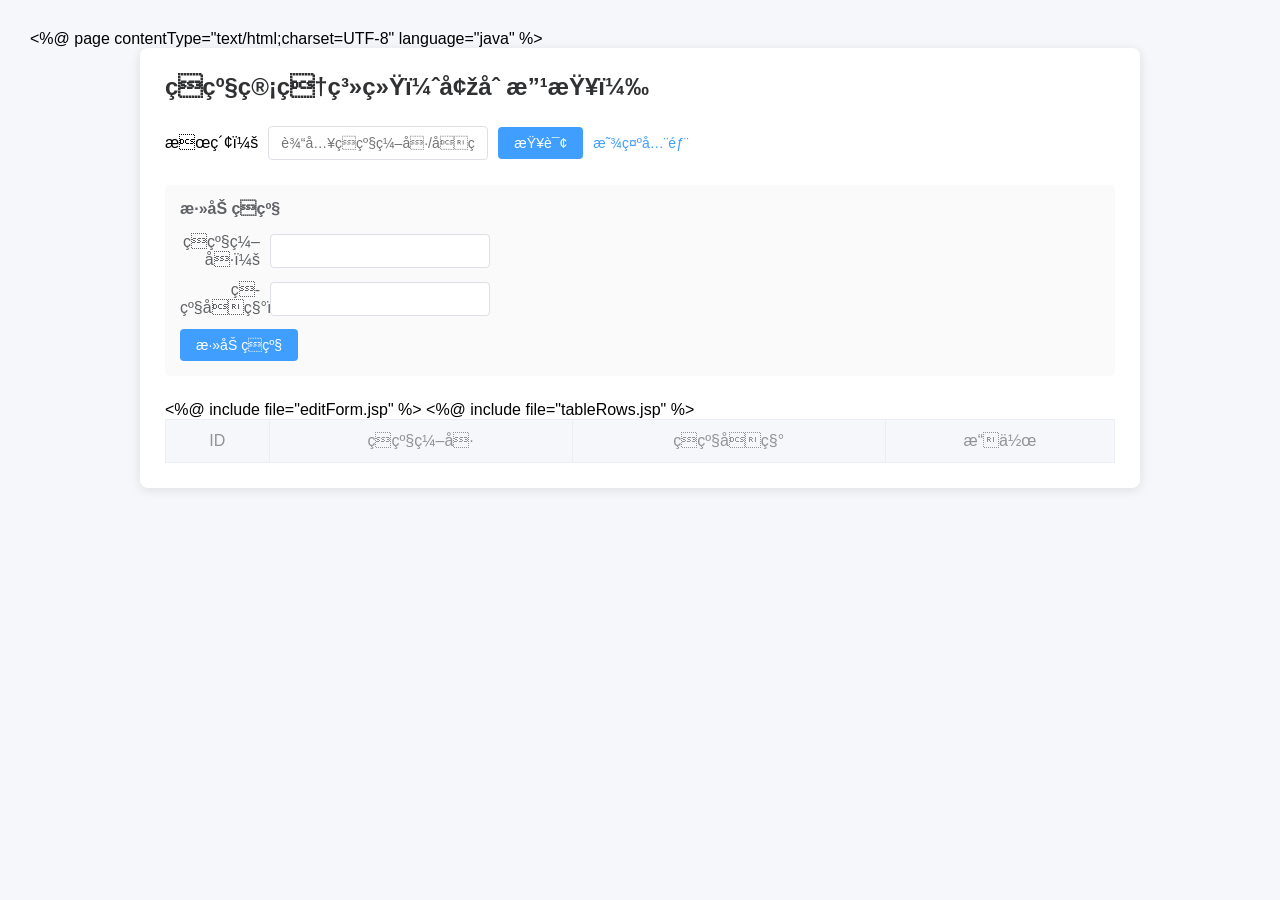
<file: src/main/webapp/WEB-INF/jsp/template.html>
<%@ page contentType="text/html;charset=UTF-8" language="java" %>
<html>
<head>
    <title>班级管理系统</title>
    <style>
        /* 全局美化 */
        * {
            margin: 0;
            padding: 0;
            box-sizing: border-box;
            font-family: "微软雅黑", sans-serif;
        }
        body {
            background-color: #f5f7fa;
            padding: 30px;
        }
        .container {
            max-width: 1000px;
            margin: 0 auto;
            background: #fff;
            padding: 25px;
            border-radius: 8px;
            box-shadow: 0 2px 12px rgba(0,0,0,0.1);
        }
        h1 {
            color: #303133;
            margin-bottom: 25px;
            font-size: 24px;
        }

        /* 搜索栏样式 */
        .search-bar {
            margin-bottom: 25px;
            display: flex;
            align-items: center;
            gap: 10px;
        }
        .search-bar input {
            padding: 8px 12px;
            border: 1px solid #dcdfe6;
            border-radius: 4px;
            font-size: 14px;
            width: 220px;
        }
        .btn {
            padding: 8px 16px;
            border: none;
            border-radius: 4px;
            font-size: 14px;
            cursor: pointer;
        }
        .btn-primary {
            background-color: #409eff;
            color: #fff;
        }
        .btn-primary:hover {
            background-color: #66b1ff;
        }
        .link {
            color: #409eff;
            text-decoration: none;
            font-size: 14px;
        }

        /* 添加表单样式 */
        .add-form {
            margin-bottom: 25px;
            padding: 15px;
            background-color: #fafafa;
            border-radius: 6px;
        }
        .add-form h3 {
            margin-bottom: 15px;
            color: #606266;
            font-size: 16px;
        }
        .form-item {
            margin-bottom: 12px;
            display: flex;
            align-items: center;
            gap: 10px;
        }
        .form-item label {
            width: 80px;
            text-align: right;
            color: #606266;
        }
        .form-item input {
            padding: 8px 12px;
            border: 1px solid #dcdfe6;
            border-radius: 4px;
            font-size: 14px;
            width: 220px;
        }

        /* 修改表单样式 */
        .edit-form {
            margin-bottom: 25px;
            padding: 15px;
            background-color: #ecf5ff;
            border: 1px solid #b3d8ff;
            border-radius: 6px;
        }
        .edit-form h3 {
            margin-bottom: 15px;
            color: #409eff;
            font-size: 16px;
        }

        /* 表格样式 */
        table {
            width: 100%;
            border-collapse: collapse;
            border: 1px solid #ebeef5;
        }
        th, td {
            padding: 12px 15px;
            text-align: center;
            border: 1px solid #ebeef5;
        }
        th {
            background-color: #f5f7fa;
            color: #909399;
            font-weight: 500;
        }
        tr:hover {
            background-color: #fafafa;
        }
        .op-link {
            margin: 0 8px;
            text-decoration: none;
            font-size: 14px;
        }
        .edit-link {
            color: #409eff;
        }
        .del-link {
            color: #f56c6c;
        }
    </style>
</head>
<body>
<div class="container">
    <h1>班级管理系统（增删改查）</h1>

    <!-- 搜索栏 -->
    <div class="search-bar">
        <span>搜索：</span>
        <input name="keyword" placeholder="输入班级编号/名称" form="searchForm">
        <button type="submit" form="searchForm" class="btn btn-primary">查询</button>
        <a href="/" class="link">显示全部</a>
    </div>
    <form id="searchForm" action="/" method="get"></form>

    <!-- 添加班级表单 -->
    <div class="add-form">
        <h3>添加班级</h3>
        <form action="/add" method="post">
            <div class="form-item">
                <label>班级编号：</label>
                <input name="classCode" required>
            </div>
            <div class="form-item">
                <label>班级名称：</label>
                <input name="className" required>
            </div>
            <button type="submit" class="btn btn-primary">添加班级</button>
        </form>
    </div>

    <!-- 动态区域1：修改表单 -->
    <%@ include file="editForm.jsp" %>

    <!-- 表格 -->
    <table>
        <thead>
        <tr>
            <th>ID</th>
            <th>班级编号</th>
            <th>班级名称</th>
            <th>操作</th>
        </tr>
        </thead>
        <tbody>
        <%@ include file="tableRows.jsp" %>
        </tbody>
    </table>
</div>
</body>
</html>
</file>
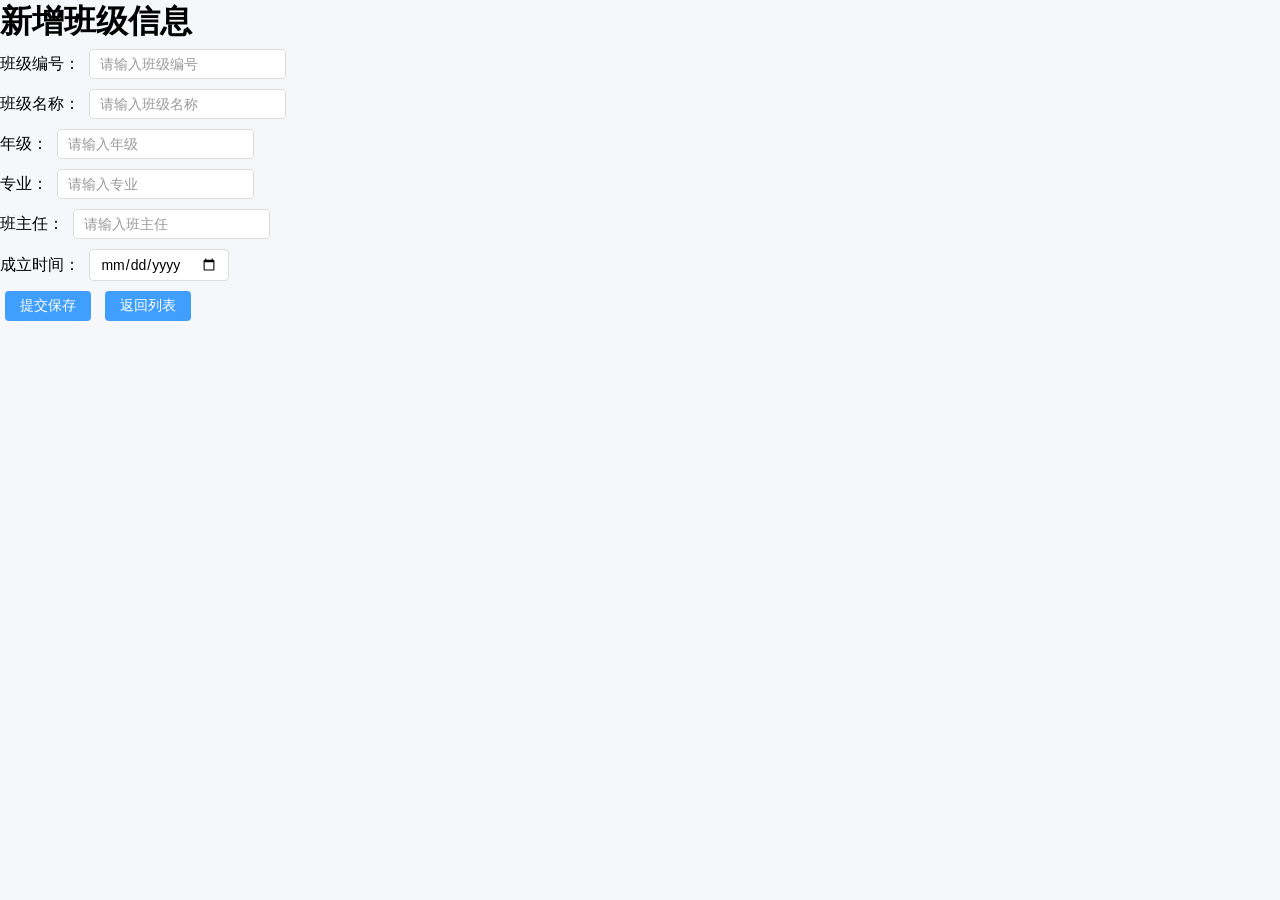
<file: src/main/resources/static/pages/clazz/add.html>
<!DOCTYPE html>
<html lang="zh-CN">
<head>
    <meta charset="UTF-8">
    <title>新增班级</title>
    <link rel="stylesheet" href="../../css/style.css">
</head>
<body>
<div class="add-container">
    <h1 class="add-title">新增班级信息</h1>
    <form id="addForm">
        <div class="add-form-group">
            <label>班级编号：</label>
            <input type="text" id="code" placeholder="请输入班级编号" required>
        </div>
        <div class="add-form-group">
            <label>班级名称：</label>
            <input type="text" id="name" placeholder="请输入班级名称" required>
        </div>
        <div class="add-form-group">
            <label>年级：</label>
            <input type="number" id="grade" placeholder="请输入年级" required>
        </div>
        <div class="add-form-group">
            <label>专业：</label>
            <input type="text" id="major" placeholder="请输入专业" required>
        </div>
        <div class="add-form-group">
            <label>班主任：</label>
            <input type="text" id="teacher" placeholder="请输入班主任" required>
        </div>
        <div class="add-form-group">
            <label>成立时间：</label>
            <input type="date" id="time" required>
        </div>

        <div class="add-btn-group">
            <button type="submit">提交保存</button>
            <button type="button" onclick="history.back()">返回列表</button>
        </div>
    </form>
</div>

<script>
    // 表单提交
    document.getElementById("addForm").addEventListener("submit", function(e){
        e.preventDefault(); // 阻止默认刷新

        let data = {
            classCode: document.getElementById("code").value,
            className: document.getElementById("name").value,
            grade: parseInt(document.getElementById("grade").value),
            major: document.getElementById("major").value,
            headTeacher: document.getElementById("teacher").value,
            establishTime: document.getElementById("time").value
        };

        fetch("/api/add", {
            method: "POST",
            headers: {
                "Content-Type": "application/json"
            },
            body: JSON.stringify(data)
        }).then(res => {
            if (res.ok) {
                alert("新增成功！");
                // 新增完成跳回列表页
                window.location.href = "index.html";
            } else {
                alert("新增失败！");
            }
        }).catch(err => {
            alert("请求异常：" + err);
        });
    });
</script>
</body>
</html>
</file>
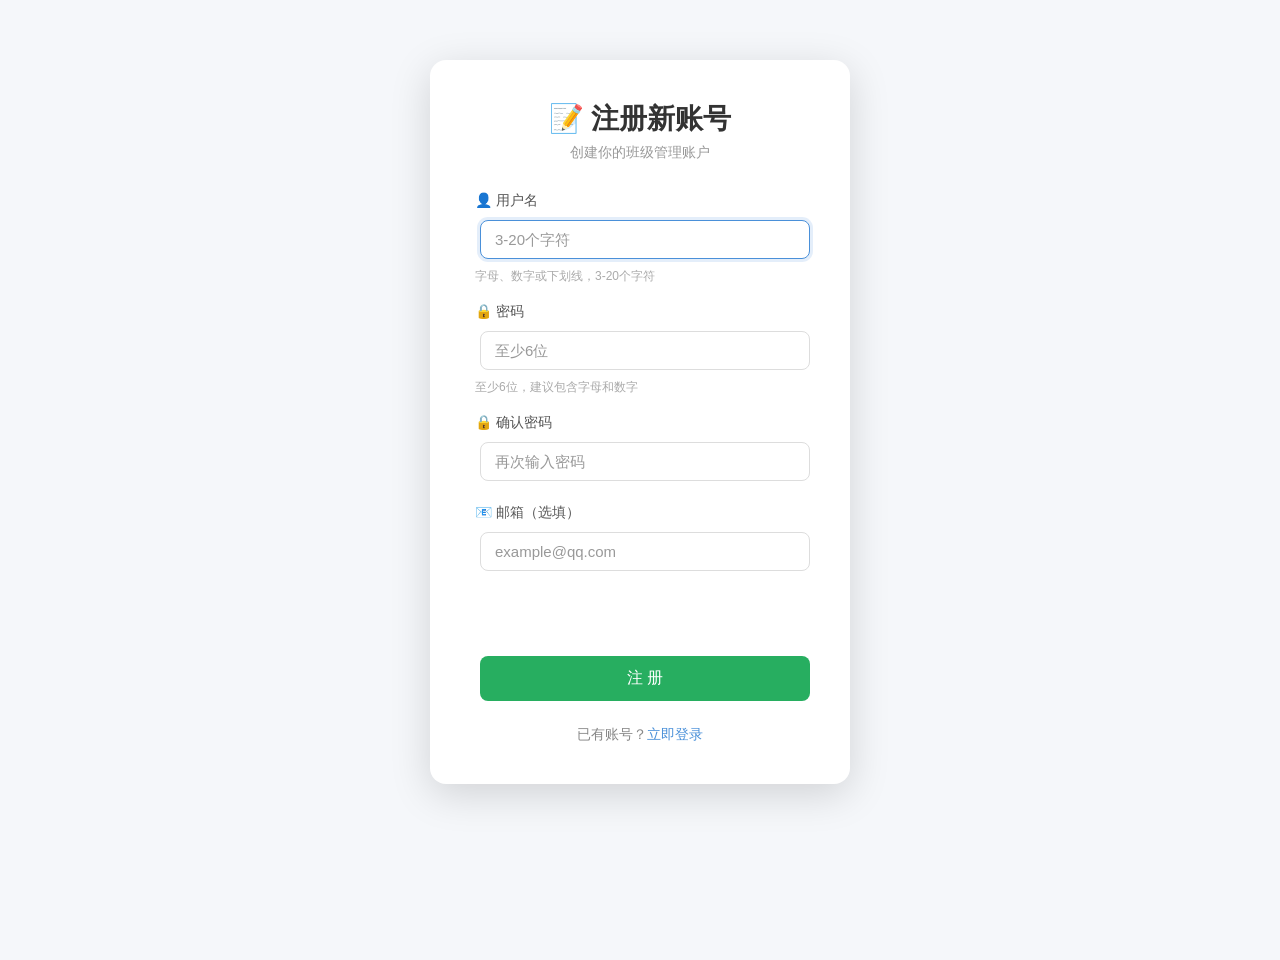
<file: src/main/resources/static/pages/user/register.html>
<!DOCTYPE html>
<html lang="zh-CN">
<head>
    <meta charset="UTF-8">
    <meta name="viewport" content="width=device-width, initial-scale=1.0">
    <title>班级管理系统 - 注册</title>
    <link rel="stylesheet" href="../../css/style.css">
    <style>
        .register-container {
            max-width: 420px;
            margin: 60px auto;
            background: #fff;
            padding: 40px 45px;
            border-radius: 16px;
            box-shadow: 0 10px 40px rgba(0,0,0,0.15);
        }
        .register-title {
            text-align: center;
            font-size: 28px;
            color: #333;
            margin-bottom: 6px;
        }
        .register-subtitle {
            text-align: center;
            color: #999;
            font-size: 14px;
            margin-bottom: 30px;
        }
        .register-form-group {
            margin-bottom: 18px;
        }
        .register-form-group label {
            display: block;
            font-weight: 500;
            color: #555;
            margin-bottom: 5px;
            font-size: 14px;
        }
        .register-form-group input {
            width: 100%;
            padding: 10px 14px;
            border: 1px solid #ddd;
            border-radius: 8px;
            font-size: 15px;
            box-sizing: border-box;
            transition: border-color 0.3s;
        }
        .register-form-group input:focus {
            border-color: #4A90D9;
            outline: none;
            box-shadow: 0 0 0 3px rgba(74, 144, 217, 0.15);
        }
        .register-hint {
            font-size: 12px;
            color: #aaa;
            margin-top: 4px;
        }
        .register-btn {
            width: 100%;
            padding: 12px;
            background: #27ae60;
            color: white;
            border: none;
            border-radius: 8px;
            font-size: 16px;
            font-weight: 500;
            cursor: pointer;
            margin-top: 6px;
            transition: background 0.3s;
        }
        .register-btn:hover { background: #1e8449; }
        .register-btn:disabled { background: #aaa; cursor: not-allowed; }
        .register-error { color: #e74c3c; font-size: 14px; text-align: center; margin-top: 12px; min-height: 22px; }
        .register-success { color: #27ae60; font-size: 14px; text-align: center; margin-top: 12px; min-height: 22px; }
        .register-footer { text-align: center; margin-top: 20px; font-size: 14px; color: #888; }
        .register-footer a { color: #4A90D9; text-decoration: none; font-weight: 500; }
        .register-footer a:hover { text-decoration: underline; }
    </style>
</head>
<body>

<div class="register-container">
    <h1 class="register-title">📝 注册新账号</h1>
    <p class="register-subtitle">创建你的班级管理账户</p>

    <form id="registerForm">
        <div class="register-form-group">
            <label>👤 用户名</label>
            <input type="text" id="username" placeholder="3-20个字符" required autofocus>
            <div class="register-hint">字母、数字或下划线，3-20个字符</div>
        </div>
        <div class="register-form-group">
            <label>🔒 密码</label>
            <input type="password" id="password" placeholder="至少6位" required>
            <div class="register-hint">至少6位，建议包含字母和数字</div>
        </div>
        <div class="register-form-group">
            <label>🔒 确认密码</label>
            <input type="password" id="confirmPassword" placeholder="再次输入密码" required>
        </div>
        <div class="register-form-group">
            <label>📧 邮箱（选填）</label>
            <input type="email" id="email" placeholder="example@qq.com">
        </div>

        <div id="registerError" class="register-error"></div>
        <div id="registerSuccess" class="register-success"></div>

        <button type="submit" class="register-btn" id="registerBtn">注 册</button>
    </form>

    <div class="register-footer">
        已有账号？<a href="login2.html">立即登录</a>
    </div>
</div>

<script>
    document.getElementById("registerForm").addEventListener("submit", function(e) {
        e.preventDefault();
        const username = document.getElementById("username").value.trim();
        const password = document.getElementById("password").value.trim();
        const confirmPassword = document.getElementById("confirmPassword").value.trim();
        const email = document.getElementById("email").value.trim();
        const errorEl = document.getElementById("registerError");
        const successEl = document.getElementById("registerSuccess");
        const btn = document.getElementById("registerBtn");

        errorEl.textContent = "";
        successEl.textContent = "";

        if (!username || !password || !confirmPassword) {
            errorEl.textContent = "请填写完整信息";
            return;
        }
        if (username.length < 3 || username.length > 20) {
            errorEl.textContent = "用户名长度必须在3-20个字符之间";
            return;
        }
        if (password.length < 6) {
            errorEl.textContent = "密码长度至少6位";
            return;
        }
        if (password !== confirmPassword) {
            errorEl.textContent = "两次输入的密码不一致";
            return;
        }

        btn.disabled = true;
        btn.textContent = "注册中...";

        fetch("/api/user/register", {
            method: "POST",
            headers: { "Content-Type": "application/json" },
            body: JSON.stringify({ username, password, email })
        })
            .then(res => res.json())
            .then(data => {
                btn.disabled = false;
                btn.textContent = "注 册";
                if (data.success) {
                    successEl.textContent = "✅ " + data.message;
                    setTimeout(() => { window.location.href = "login.html"; }, 1500);
                } else {
                    errorEl.textContent = data.message || "注册失败，请重试";
                }
            })
            .catch(err => {
                btn.disabled = false;
                btn.textContent = "注 册";
                errorEl.textContent = "网络异常，请稍后重试";
                console.error(err);
            });
    });
</script>

</body>
</html>
</file>
<file: src/main/resources/static/css/style.css>
/* ==================== 1. 全局通用样式（所有页面共用） ==================== */
* {
    margin: 0;
    padding: 0;
    box-sizing: border-box;
    font-family: "微软雅黑", "Segoe UI", sans-serif;
}

body {
    background: #f5f7fa;
    min-height: 100vh;
}

button {
    padding: 6px 15px;
    background: #409eff;
    color: white;
    border: none;
    border-radius: 4px;
    cursor: pointer;
    margin: 5px;
    font-size: 14px;
    transition: all 0.3s;
}
button:hover {
    opacity: 0.85;
}
button.del {
    background: #f56c6c;
}
button.del:hover {
    background: #c0392b;
}

input {
    padding: 6px 10px;
    border: 1px solid #ddd;
    border-radius: 4px;
    margin: 5px;
    outline: none;
    font-size: 14px;
}
input:focus {
    border-color: #4A90D9;
    box-shadow: 0 0 0 3px rgba(74, 144, 217, 0.15);
}

input::placeholder {
    color: #999;
}
input::-webkit-input-placeholder {
    color: #999;
}
input::-moz-placeholder {
    color: #999;
}
input:-ms-input-placeholder {
    color: #999;
}

a {
    text-decoration: none;
}

/* ==================== 2. 顶部导航（共用） ==================== */
.header {
    display: flex;
    justify-content: space-between;
    align-items: center;
    background: linear-gradient(135deg, #4A90D9, #357ABD);
    color: white;
    padding: 0 30px;
    height: 64px;
    box-shadow: 0 2px 8px rgba(0, 0, 0, 0.15);
    position: sticky;
    top: 0;
    z-index: 100;
}
.header-left {
    display: flex;
    align-items: center;
    gap: 24px;
}
.header-left h1 {
    font-size: 22px;
    font-weight: 600;
    margin: 0;
}
.header .nav-link {
    color: rgba(255, 255, 255, 0.8);
    text-decoration: none;
    font-size: 14px;
    transition: color 0.3s;
    padding: 4px 0;
}
.header .nav-link:hover {
    color: white;
}
.header .nav-link.active {
    color: white;
    font-weight: 500;
    border-bottom: 2px solid white;
}
.header-right {
    display: flex;
    align-items: center;
    gap: 14px;
}
.user-info {
    display: flex;
    align-items: center;
    gap: 12px;
    background: rgba(255, 255, 255, 0.15);
    padding: 6px 16px 6px 12px;
    border-radius: 20px;
}
.user-info .username {
    font-weight: 500;
}
.user-info .role-tag {
    font-size: 12px;
    padding: 2px 10px;
    border-radius: 12px;
    color: white;
}
.user-info .role-tag.admin {
    background: #e74c3c;
}
.user-info .role-tag.user {
    background: #27ae60;
}
.btn-logout {
    background: rgba(255, 255, 255, 0.15) !important;
    color: white !important;
    padding: 6px 18px;
    border-radius: 6px;
}
.btn-logout:hover {
    background: rgba(255, 255, 255, 0.3) !important;
}

/* ==================== 3. 按钮样式（共用） ==================== */
.btn-primary {
    background: #4A90D9;
    color: white;
}
.btn-primary:hover {
    background: #357ABD;
}
.btn-success {
    background: #27ae60;
    color: white;
}
.btn-success:hover {
    background: #1e8449;
}
.btn-danger {
    background: #e74c3c;
    color: white;
}
.btn-danger:hover {
    background: #c0392b;
}
.btn-warning {
    background: #f39c12;
    color: white;
}
.btn-warning:hover {
    background: #d68910;
}
.btn-refresh {
    background: #95a5a6;
    color: white;
}
.btn-refresh:hover {
    background: #7f8c8d;
}
.btn-secondary {
    background: #95a5a6;
    color: white;
}
.btn-secondary:hover {
    background: #7f8c8d;
}
.btn-cancel {
    background: #e0e0e0;
    color: #333;
}
.btn-cancel:hover {
    background: #ccc;
}

/* ==================== 4. 统计卡片（共用） ==================== */
.stats-container {
    display: flex;
    flex-wrap: wrap;
    gap: 20px;
    margin-bottom: 20px;
    padding: 15px;
    background: #f8f9fa;
    border-radius: 12px;
}
.stat-card {
    flex: 1;
    min-width: 150px;
    background: white;
    padding: 16px 20px;
    border-radius: 10px;
    box-shadow: 0 2px 8px rgba(0, 0, 0, 0.08);
    text-align: center;
}
.stat-number {
    font-size: 32px;
    font-weight: bold;
    color: #4A90D9;
}
.stat-label {
    font-size: 14px;
    color: #888;
    margin-top: 6px;
}
.stat-grade .stat-number {
    color: #E67E22;
}
.stat-major .stat-number {
    color: #27AE60;
}

/* ==================== 5. 工具栏（共用） ==================== */
.toolbar,
.list-search-bar {
    background: white;
    padding: 16px 24px;
    border-radius: 12px;
    margin-bottom: 20px;
    display: flex;
    flex-wrap: wrap;
    align-items: center;
    gap: 12px;
    box-shadow: 0 2px 8px rgba(0, 0, 0, 0.06);
}
.toolbar input,
.toolbar select,
.list-search-bar input,
.list-search-bar select {
    padding: 8px 14px;
    border: 1px solid #ddd;
    border-radius: 8px;
    font-size: 14px;
    outline: none;
    background: white;
}
.toolbar input:focus,
.toolbar select:focus,
.list-search-bar input:focus,
.list-search-bar select:focus {
    border-color: #4A90D9;
    box-shadow: 0 0 0 3px rgba(74, 144, 217, 0.15);
}
.toolbar .btn,
.list-search-bar .btn {
    padding: 8px 20px;
    border: none;
    border-radius: 8px;
    font-size: 14px;
    cursor: pointer;
    transition: all 0.3s;
    font-weight: 500;
}
.toolbar .spacer {
    flex: 1;
}
.toolbar .admin-only {
    display: inline-flex;
    gap: 8px;
    align-items: center;
}

/* ==================== 6. 表格（共用） ==================== */
.table-container {
    background: white;
    border-radius: 12px;
    overflow: hidden;
    box-shadow: 0 2px 8px rgba(0, 0, 0, 0.06);
}
.list-table {
    width: 100%;
    border-collapse: collapse;
    font-size: 14px;
}
.list-table th {
    background: #f8f9fa;
    padding: 12px 16px;
    text-align: left;
    font-weight: 600;
    color: #555;
    border-bottom: 2px solid #eee;
}
.list-table td {
    padding: 12px 16px;
    border-bottom: 1px solid #f0f0f0;
}
.list-table tr:hover {
    background: #f8f9fa;
}
.list-table tr.selected {
    background: #e3f0ff;
}
.list-table th input[type="checkbox"],
.list-table td input[type="checkbox"] {
    width: 18px;
    height: 18px;
    cursor: pointer;
    accent-color: #4A90D9;
}
.list-table td .btn-edit {
    background: #4A90D9;
    color: white;
    padding: 4px 12px;
    border: none;
    border-radius: 4px;
    cursor: pointer;
    font-size: 13px;
    margin: 2px 3px;
}
.list-table td .btn-edit:hover {
    background: #357ABD;
}
.list-table td .btn-del {
    background: #e74c3c;
    color: white;
    padding: 4px 12px;
    border: none;
    border-radius: 4px;
    cursor: pointer;
    font-size: 13px;
    margin: 2px 3px;
}
.list-table td .btn-del:hover {
    background: #c0392b;
}
.list-table td .readonly {
    color: #999;
    font-size: 13px;
}

/* ==================== 7. 分页（共用） ==================== */
.pagination {
    padding: 16px 24px;
    display: flex;
    justify-content: space-between;
    align-items: center;
    flex-wrap: wrap;
    gap: 12px;
    border-top: 1px solid #eee;
}
.pagination .info {
    color: #888;
    font-size: 14px;
}
.pagination .pages {
    display: flex;
    gap: 4px;
    flex-wrap: wrap;
}
.pagination .pages button {
    padding: 6px 14px;
    border: 1px solid #ddd;
    border-radius: 6px;
    background: white;
    cursor: pointer;
    transition: all 0.3s;
    font-size: 14px;
}
.pagination .pages button:hover:not(:disabled) {
    background: #f0f0f0;
}
.pagination .pages button.active {
    background: #4A90D9;
    color: white;
    border-color: #4A90D9;
}
.pagination .pages button:disabled {
    opacity: 0.4;
    cursor: not-allowed;
}

/* ==================== 8. 弹窗/模态框（共用） ==================== */
.modal-overlay {
    display: none;
    position: fixed;
    top: 0;
    left: 0;
    right: 0;
    bottom: 0;
    background: rgba(0, 0, 0, 0.5);
    z-index: 1000;
    justify-content: center;
    align-items: center;
    animation: fadeIn 0.2s;
}
.modal-overlay.show {
    display: flex;
}
@keyframes fadeIn {
    from {
        opacity: 0;
        transform: scale(0.95);
    }
    to {
        opacity: 1;
        transform: scale(1);
    }
}
.modal {
    background: white;
    border-radius: 16px;
    padding: 32px 40px;
    max-width: 520px;
    width: 90%;
    max-height: 90vh;
    overflow-y: auto;
    box-shadow: 0 20px 60px rgba(0, 0, 0, 0.3);
}
.modal h2 {
    margin-bottom: 24px;
    color: #333;
    font-size: 22px;
}
.modal h3 {
    margin-top: 0;
    margin-bottom: 16px;
    text-align: center;
    color: #333;
}
.modal .form-group {
    margin-bottom: 16px;
}
.modal .form-group label {
    display: block;
    font-weight: 500;
    color: #555;
    margin-bottom: 4px;
    font-size: 14px;
}
.modal .form-group label .required {
    color: #e74c3c;
    margin-left: 2px;
}
.modal .form-group input,
.modal .form-group select {
    width: 100%;
    padding: 10px 14px;
    border: 1px solid #ddd;
    border-radius: 8px;
    font-size: 14px;
    box-sizing: border-box;
    outline: none;
    background: white;
}
.modal .form-group input:focus,
.modal .form-group select:focus {
    border-color: #4A90D9;
    box-shadow: 0 0 0 3px rgba(74, 144, 217, 0.15);
}
.modal .form-actions {
    display: flex;
    gap: 12px;
    margin-top: 24px;
    justify-content: flex-end;
}
.modal .form-actions button {
    padding: 10px 30px;
    border: none;
    border-radius: 8px;
    font-size: 14px;
    cursor: pointer;
    transition: all 0.3s;
    font-weight: 500;
}
.modal .form-actions .btn-confirm {
    background: #4A90D9;
    color: white;
}
.modal .form-actions .btn-confirm:hover {
    background: #357ABD;
}
.modal .form-actions .btn-cancel {
    background: #95a5a6;
    color: white;
}
.modal .form-actions .btn-cancel:hover {
    background: #7f8c8d;
}

.modal-form-group {
    margin-bottom: 14px;
    display: flex;
    align-items: center;
    gap: 10px;
}
.modal-form-group label {
    width: 80px;
    font-weight: 500;
    color: #444;
}
.modal-form-group select,
.modal-form-group input {
    flex: 1;
    padding: 8px 12px;
    border: 1px solid #ddd;
    border-radius: 6px;
    font-size: 14px;
}
.modal-btn-group {
    display: flex;
    gap: 12px;
    justify-content: center;
    margin-top: 20px;
}
.modal-btn-group button {
    padding: 8px 32px;
    border: none;
    border-radius: 6px;
    cursor: pointer;
    font-size: 14px;
}
.modal-btn-group .btn-confirm {
    background: #4A90D9;
    color: white;
}
.modal-btn-group .btn-confirm:hover {
    background: #357ABD;
}
.modal-btn-group .btn-cancel {
    background: #e0e0e0;
    color: #333;
}
.modal-btn-group .btn-cancel:hover {
    background: #ccc;
}

/* ==================== 9. 空状态（共用） ==================== */
.empty-row td {
    text-align: center;
    padding: 40px;
    color: #999;
    font-size: 16px;
}

/* ==================== 10. 隐藏工具（共用） ==================== */
.hidden {
    display: none !important;
}

/* ==================== 11. 状态标签（共用） ==================== */
.status-badge {
    padding: 2px 12px;
    border-radius: 20px;
    font-size: 12px;
    font-weight: 500;
    display: inline-block;
}
.status-badge.在读 {
    background: #d4edda;
    color: #155724;
}
.status-badge.休学 {
    background: #fff3cd;
    color: #856404;
}
.status-badge.毕业 {
    background: #cce5ff;
    color: #004085;
}
.status-badge.退学 {
    background: #f8d7da;
    color: #721c24;
}

/* ==================== 12. 底部信息（共用） ==================== */
.list-footer {
    margin-top: 12px;
    padding: 10px 0;
    color: #666;
    font-size: 14px;
    border-top: 1px solid #eee;
}

/* ==================== 13. 容器（共用） ==================== */
.container {
    max-width: 1400px;
    margin: 24px auto;
    padding: 0 24px;
}

/* ==================== 14. 响应式（共用） ==================== */
@media (max-width: 768px) {
    .stats {
        grid-template-columns: repeat(2, 1fr);
    }
    .header {
        flex-wrap: wrap;
        height: auto;
        padding: 12px 20px;
        gap: 8px;
    }
    .header-left {
        flex-wrap: wrap;
    }
    .toolbar,
    .list-search-bar {
        flex-direction: column;
        align-items: stretch;
    }
    .toolbar .admin-only {
        flex-wrap: wrap;
    }
    .table-container {
        overflow-x: auto;
    }
    .modal {
        padding: 24px;
    }
}
@media (max-width: 480px) {
    .stats {
        grid-template-columns: 1fr;
    }
}
</file>
